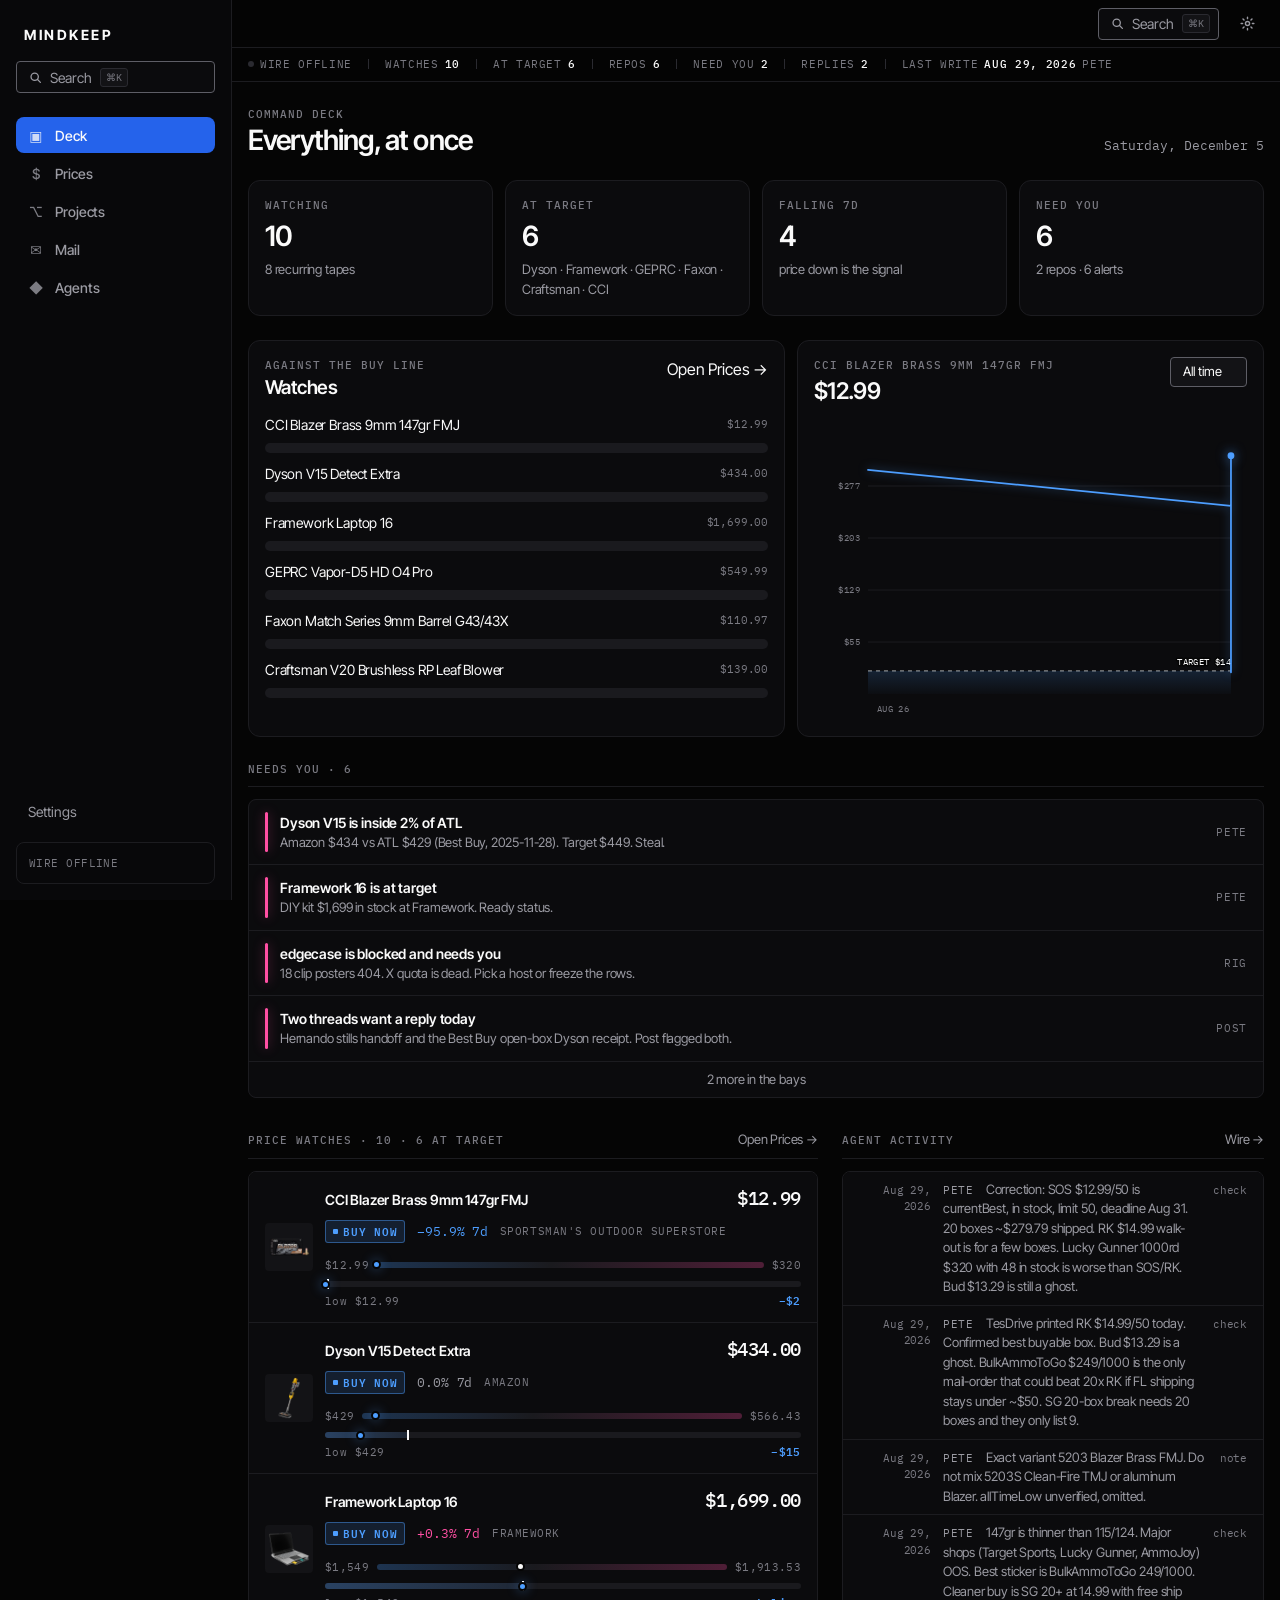
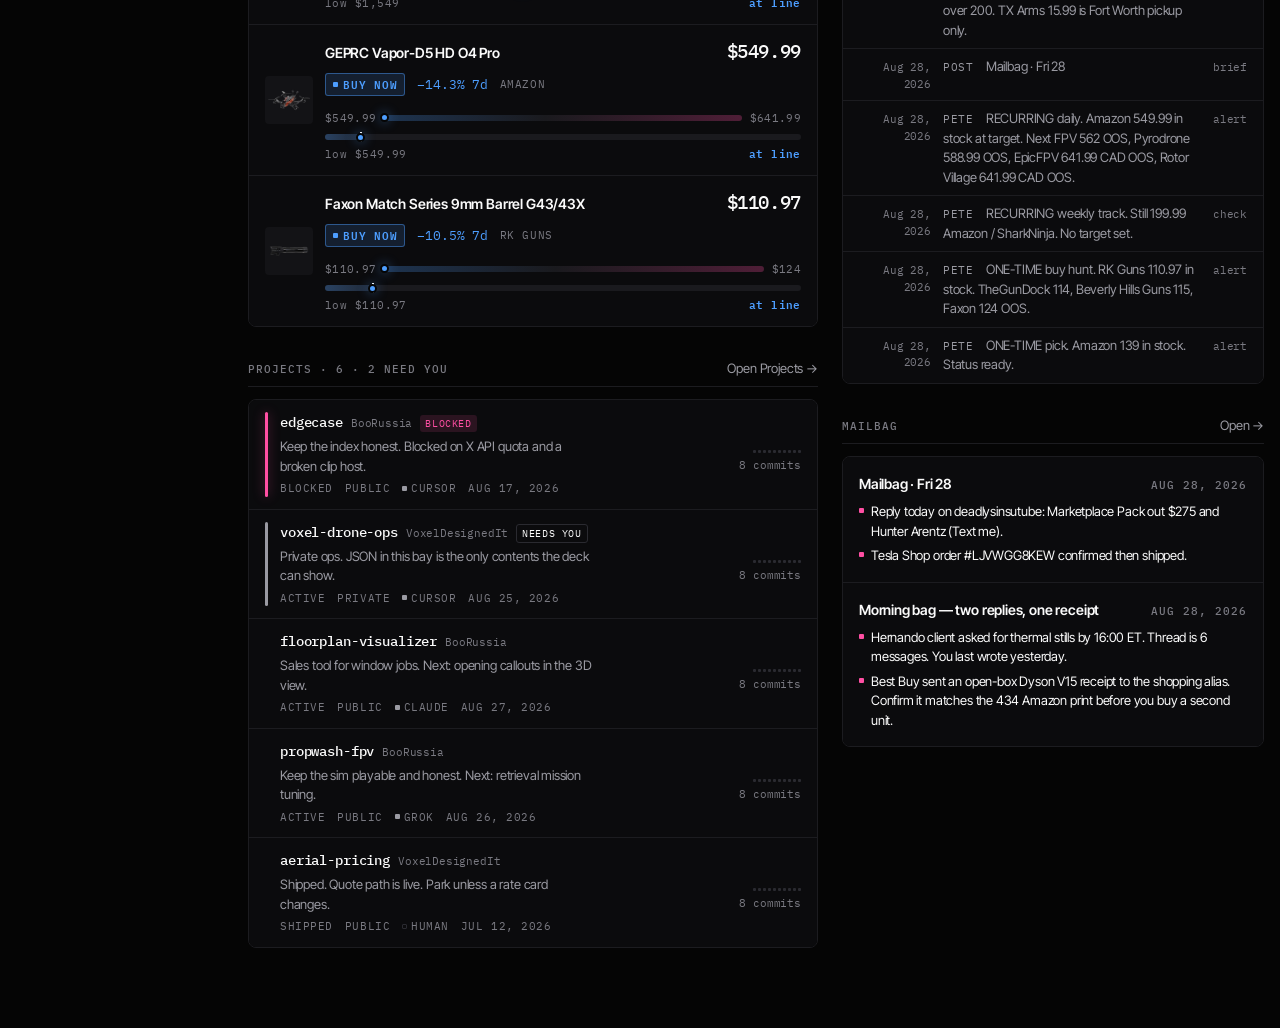
<file: redesign/index.html>
<!doctype html>
<html lang="en" data-theme="default">
  <head>
    <meta charset="utf-8" />
    <meta name="viewport" content="width=device-width, initial-scale=1, viewport-fit=cover" />
    <meta name="color-scheme" content="dark" />
    <meta name="theme-color" content="#050505" />
    <title>MindKeep — deck</title>
    <link rel="preconnect" href="https://fonts.googleapis.com" />
    <link rel="preconnect" href="https://fonts.gstatic.com" crossorigin />
    <link
      href="https://fonts.googleapis.com/css2?family=IBM+Plex+Mono:wght@400;500;600&family=Inter+Tight:wght@400;500;600;700&display=swap"
      rel="stylesheet"
    />
    <link rel="stylesheet" href="./deck.css" />
    <script type="module" src="./deck.js"></script>
  </head>
  <body>
    <a class="skip" href="#stage">Skip to content</a>

    <aside class="rail" id="rail" aria-label="MindKeep">
      <a class="wordmark" href="#/" aria-label="MindKeep deck">MINDKEEP</a>
      <button type="button" class="cmd-open rail-search" data-open-palette>
        <svg width="13" height="13" viewBox="0 0 16 16" aria-hidden="true" fill="none" stroke="currentColor" stroke-width="1.6">
          <circle cx="7" cy="7" r="4.5" /><path d="M10.5 10.5 14 14" stroke-linecap="round" />
        </svg>
        <span class="cmd-open-label">Search</span>
        <kbd>⌘K</kbd>
      </button>
      <nav class="rail-nav" aria-label="Sections">
        <a href="#/" data-route="today"><span class="rail-ico" aria-hidden="true">▣</span>Deck</a>
        <a href="#/pirate" data-route="pirate"><span class="rail-ico" aria-hidden="true">$</span>Prices</a>
        <a href="#/shipyard" data-route="shipyard"><span class="rail-ico" aria-hidden="true">⌥</span>Projects</a>
        <a href="#/mailbag" data-route="mailbag"><span class="rail-ico" aria-hidden="true">✉</span>Mail</a>
        <a href="#/agents" data-route="agents"><span class="rail-ico" aria-hidden="true">◆</span>Agents</a>
      </nav>
      <div class="rail-foot">
        <button type="button" class="rail-settings" data-sheet="settings">Settings</button>
        <div class="rail-live" id="rail-live"></div>
      </div>
    </aside>

    <header class="hud">
      <div class="hud-left">
        <a class="wordmark hud-wordmark" href="#/" aria-label="MindKeep deck">MINDKEEP</a>
        <span class="rule" aria-hidden="true"></span>
        <nav class="nav" aria-label="Sections">
          <a href="#/" data-route="today">Deck</a>
          <a href="#/pirate" data-route="pirate">Prices</a>
          <a href="#/shipyard" data-route="shipyard">Projects</a>
          <a href="#/mailbag" data-route="mailbag">Mail</a>
          <a href="#/agents" data-route="agents">Agents</a>
        </nav>
      </div>
      <div class="hud-right">
        <button type="button" class="cmd-open" id="cmd-open" data-open-palette>
          <svg width="13" height="13" viewBox="0 0 16 16" aria-hidden="true" fill="none" stroke="currentColor" stroke-width="1.6">
            <circle cx="7" cy="7" r="4.5" /><path d="M10.5 10.5 14 14" stroke-linecap="round" />
          </svg>
          <span class="cmd-open-label">Search</span>
          <kbd>⌘K</kbd>
        </button>
        <button type="button" class="btn btn-ghost" id="settings-btn" aria-label="Settings">
          <svg width="15" height="15" viewBox="0 0 16 16" aria-hidden="true" fill="none" stroke="currentColor" stroke-width="1.5">
            <circle cx="8" cy="8" r="2.2" />
            <path d="M8 1.2v1.6M8 13.2v1.6M1.2 8h1.6M13.2 8h1.6M3.2 3.2l1.1 1.1M11.7 11.7l1.1 1.1M12.8 3.2l-1.1 1.1M4.3 11.7l-1.1 1.1" stroke-linecap="round" />
          </svg>
        </button>
      </div>
    </header>

    <!-- Telemetry strip: the always-on status line -->
    <div class="telemetry" id="telemetry" aria-label="Deck status"></div>

    <main id="stage" class="stage" tabindex="-1"></main>

    <nav class="dock" aria-label="Sections">
      <a href="#/" data-route="today"><span class="dock-ico" aria-hidden="true">▚</span>Deck</a>
      <a href="#/pirate" data-route="pirate"><span class="dock-ico" aria-hidden="true">$</span>Prices</a>
      <a href="#/shipyard" data-route="shipyard"><span class="dock-ico" aria-hidden="true">⌥</span>Projects</a>
      <a href="#/mailbag" data-route="mailbag"><span class="dock-ico" aria-hidden="true">✉</span>Mail</a>
      <a href="#/agents" data-route="agents"><span class="dock-ico" aria-hidden="true">◆</span>Agents</a>
    </nav>

    <!-- Command palette -->
    <div class="palette" id="palette" hidden>
      <div class="palette-scrim" data-close-palette></div>
      <div class="palette-card" role="dialog" aria-modal="true" aria-label="Command palette">
        <div class="palette-field">
          <svg width="15" height="15" viewBox="0 0 16 16" aria-hidden="true" fill="none" stroke="currentColor" stroke-width="1.6">
            <circle cx="7" cy="7" r="4.5" /><path d="M10.5 10.5 14 14" stroke-linecap="round" />
          </svg>
          <input
            id="palette-input"
            type="text"
            autocomplete="off"
            spellcheck="false"
            placeholder="Jump to an item, repo, or thread — or type a command"
            aria-label="Search or run a command"
            aria-controls="palette-list"
          />
          <kbd>ESC</kbd>
        </div>
        <ul class="palette-list" id="palette-list" role="listbox" aria-label="Results"></ul>
      </div>
    </div>

    <!-- Bottom sheet (settings / edit target / paste) -->
    <div class="sheet" id="sheet" hidden>
      <div class="sheet-scrim" data-close-sheet></div>
      <div class="sheet-card" role="dialog" aria-modal="true" aria-labelledby="sheet-title">
        <div class="sheet-grab" aria-hidden="true"></div>
        <header class="sheet-head">
          <h2 id="sheet-title">Sheet</h2>
          <button type="button" class="btn btn-ghost" data-close-sheet aria-label="Close">✕</button>
        </header>
        <div class="sheet-body" id="sheet-body"></div>
      </div>
    </div>

    <!-- Product peek: more detail than a row, less than the item page -->
    <div class="peek" id="peek" hidden>
      <div class="peek-scrim" data-close-peek></div>
      <div class="peek-card" role="dialog" aria-modal="true" aria-labelledby="peek-title">
        <button type="button" class="peek-close" data-close-peek aria-label="Close">✕</button>
        <div class="peek-body" id="peek-body"></div>
      </div>
    </div>

    <div id="toast" class="toast" role="status" aria-live="polite" hidden></div>
  </body>
</html>
</file>
<file: redesign/deck.css>
/* ==========================================================================
   MindKeep — deck
   Design law: gray is normal, color is signal.
   Chrome, borders, labels, buttons and nav are grayscale — always.
   Blue and pink are spent ONLY on data that moved: price deltas, the target
   meter marker, chart strokes, verdicts, and the live pulse. Nowhere else.
   ========================================================================== */

:root {
  /* --- surfaces (all neutral, no tint) --- */
  --bg: #050505;
  --surface: #0b0b0d;
  --surface-2: #131316;
  --surface-3: #1a1a1e;
  --line: #1c1c20;
  --line-2: #2a2a30; /* dividers / hairlines — decorative, no contrast floor */
  --line-ctl: #5e5e66; /* interactive borders — 3.06:1 on --surface (WCAG 1.4.11) */

  /* --- text (all pass 4.5:1 on --bg) --- */
  --text: #fafafa;
  --dim: #9a9aa2; /* 6.9:1  secondary prose */
  --dimmer: #7a7a82; /* 4.7:1  micro-labels  */

  /* --- signal. rationed. --- */
  --blue: #4d9eff; /* in your favour: price down, at target, buy   */
  --pink: #ff4fa3; /* against you: price up, blocked, retarget      */
  --blue-soft: rgba(77, 158, 255, 0.14);
  --pink-soft: rgba(255, 79, 163, 0.13);
  --glow-blue: 0 0 12px rgba(77, 158, 255, 0.45);
  --glow-pink: 0 0 12px rgba(255, 79, 163, 0.4);

  /* --- 8pt grid --- */
  --s1: 0.25rem;
  --s2: 0.5rem;
  --s3: 0.75rem;
  --s4: 1rem;
  --s5: 1.5rem;
  --s6: 2rem;
  --s7: 3rem;

  /* --- type scale, ratio 1.22 --- */
  --t-micro: 0.6875rem; /* 11px — uppercase labels only */
  --t-xs: 0.8125rem;
  --t-sm: 0.875rem;
  --t-base: 1rem;
  --t-lg: 1.1875rem;
  --t-xl: 1.4375rem;
  --t-2xl: 1.75rem;
  --t-3xl: 2.25rem;
  --t-4xl: 3rem;

  --r-sm: 4px;
  --r-md: 8px;
  --r-lg: 12px;

  --font-ui: "Inter Tight", "Inter", system-ui, sans-serif;
  --font-mono: "IBM Plex Mono", ui-monospace, SFMono-Regular, Menlo, monospace;

  --hud-h: 3rem;
  --dock-h: 0px;
  --dur: 170ms;
  --ease: cubic-bezier(0.2, 0, 0, 1);
}

*,
*::before,
*::after {
  box-sizing: border-box;
}

html {
  background: var(--bg);
}

body {
  margin: 0;
  min-height: 100svh;
  background: var(--bg);
  color: var(--text);
  font-family: var(--font-ui);
  font-size: 16px;
  line-height: 1.5;
  letter-spacing: -0.011em;
  -webkit-font-smoothing: antialiased;
  padding-bottom: calc(var(--dock-h) + env(safe-area-inset-bottom));
}

a {
  color: inherit;
  text-decoration: none;
}
button,
input,
textarea,
select {
  font: inherit;
  color: inherit;
}
button {
  cursor: pointer;
  background: none;
  border: 0;
  padding: 0;
}
img {
  display: block;
  max-width: 100%;
}
ul,
ol {
  margin: 0;
  padding: 0;
  list-style: none;
}
h1,
h2,
h3,
h4,
p {
  margin: 0;
}

/* a class rule with `display` outranks the UA [hidden] rule — pin it back */
[hidden] {
  display: none !important;
}

.mono,
.num,
kbd,
.tnum {
  font-family: var(--font-mono);
  font-variant-numeric: tabular-nums;
  letter-spacing: 0;
}

.sr-only {
  position: absolute;
  width: 1px;
  height: 1px;
  padding: 0;
  margin: -1px;
  overflow: hidden;
  clip: rect(0, 0, 0, 0);
  white-space: nowrap;
}

.skip {
  position: absolute;
  left: -9999px;
  top: 0;
  z-index: 100;
  padding: var(--s3) var(--s4);
  background: var(--surface-2);
  border: 1px solid var(--line-2);
  border-radius: var(--r-sm);
}
.skip:focus {
  left: var(--s3);
  top: var(--s3);
}

:focus-visible {
  outline: 2px solid var(--text);
  outline-offset: 2px;
  border-radius: 2px;
}

/* micro label — the workhorse of the whole deck */
.lbl {
  display: block;
  font-family: var(--font-mono);
  font-size: var(--t-micro);
  font-weight: 500;
  letter-spacing: 0.09em;
  text-transform: uppercase;
  color: var(--dimmer);
}

.dim {
  color: var(--dim);
}
.up {
  color: var(--pink);
}
.down {
  color: var(--blue);
}
.flat {
  color: var(--dim);
}

/* ==========================================================================
   Header — pure grayscale, no accent anywhere
   ========================================================================== */

.hud {
  position: sticky;
  top: 0;
  z-index: 30;
  display: flex;
  align-items: center;
  justify-content: space-between;
  gap: var(--s3);
  min-height: var(--hud-h);
  padding: 0 max(var(--s4), env(safe-area-inset-right)) 0 max(var(--s4), env(safe-area-inset-left));
  padding-top: env(safe-area-inset-top);
  background: rgba(5, 5, 5, 0.82);
  backdrop-filter: blur(14px) saturate(1.2);
  border-bottom: 1px solid var(--line);
}

.hud-left,
.hud-right {
  display: flex;
  align-items: center;
  gap: var(--s3);
  min-width: 0;
}

.wordmark {
  font-size: var(--t-sm);
  font-weight: 700;
  letter-spacing: 0.18em;
  white-space: nowrap;
}

.rule {
  width: 1px;
  height: 16px;
  background: var(--line-2);
}

.nav {
  display: none;
  align-items: center;
  gap: var(--s1);
}

.nav a {
  position: relative;
  padding: var(--s2) var(--s3);
  border-radius: var(--r-sm);
  font-size: var(--t-sm);
  font-weight: 500;
  color: var(--dim);
  transition: color var(--dur) var(--ease), background var(--dur) var(--ease);
}
.nav a:hover {
  color: var(--text);
}
.nav a.is-active {
  color: var(--text);
  background: var(--surface-2);
}
/* a small unread count can appear on a nav item — this is the ONE place
   chrome carries signal, and it is a dot, not a colour wash */
.nav a[data-count]::after {
  content: attr(data-count);
  margin-left: 6px;
  padding: 0 5px;
  border-radius: 999px;
  background: var(--pink);
  color: #050505;
  font-family: var(--font-mono);
  font-size: 10px;
  font-weight: 600;
  vertical-align: 1px;
}

.cmd-open {
  display: flex;
  align-items: center;
  gap: var(--s2);
  min-height: 32px;
  padding: 0 var(--s2) 0 var(--s3);
  border: 1px solid var(--line-ctl);
  border-radius: var(--r-sm);
  background: var(--surface);
  color: var(--dim);
  font-size: var(--t-sm);
  transition: border-color var(--dur) var(--ease), color var(--dur) var(--ease);
}
.cmd-open:hover {
  border-color: #7c7c86;
  color: var(--text);
}
.cmd-open-label {
  display: none;
}

kbd {
  padding: 1px 5px;
  border: 1px solid var(--line-2);
  border-radius: 3px;
  background: var(--surface-2);
  color: var(--dimmer);
  font-size: 10px;
  line-height: 1.5;
}

/* ==========================================================================
   Buttons — grayscale only. There is no "primary blue" button in this deck.
   Emphasis comes from fill weight, not hue.
   ========================================================================== */

.btn {
  display: inline-flex;
  align-items: center;
  justify-content: center;
  gap: var(--s2);
  min-height: 34px;
  padding: 0 var(--s3);
  border: 1px solid var(--line-ctl);
  border-radius: var(--r-sm);
  background: var(--surface);
  color: var(--text);
  font-size: var(--t-sm);
  font-weight: 500;
  white-space: nowrap;
  transition: background var(--dur) var(--ease), border-color var(--dur) var(--ease);
}
.btn:hover {
  background: var(--surface-2);
  border-color: #7c7c86;
}
.btn-solid {
  background: var(--text);
  border-color: var(--text);
  color: #050505;
}
.btn-solid:hover {
  background: #e2e2e2;
  border-color: #e2e2e2;
}
.btn-ghost {
  border-color: transparent;
  background: transparent;
  color: var(--dim);
  padding: 0 var(--s2);
}
.btn-ghost:hover {
  background: var(--surface-2);
  color: var(--text);
}
.btn-sm {
  min-height: 28px;
  font-size: var(--t-xs);
  padding: 0 var(--s2);
}

@media (pointer: coarse) {
  .btn {
    min-height: 44px;
    padding: 0 var(--s4);
  }
  .btn-sm {
    min-height: 38px;
  }
}

/* ==========================================================================
   Telemetry strip — the always-on status line under the header.
   Reads like a control-room ticker. The ONLY colour is the live pulse.
   ========================================================================== */

.telemetry {
  position: sticky;
  top: calc(var(--hud-h) + env(safe-area-inset-top));
  z-index: 25;
  display: flex;
  align-items: center;
  gap: var(--s4);
  overflow-x: auto;
  scrollbar-width: none;
  padding: var(--s2) max(var(--s4), env(safe-area-inset-left));
  background: rgba(5, 5, 5, 0.9);
  backdrop-filter: blur(14px);
  border-bottom: 1px solid var(--line);
  font-family: var(--font-mono);
  font-size: var(--t-micro);
  letter-spacing: 0.06em;
  text-transform: uppercase;
  color: var(--dimmer);
  white-space: nowrap;
}
.telemetry::-webkit-scrollbar {
  display: none;
}

.tele {
  display: inline-flex;
  align-items: center;
  gap: 6px;
}
.tele b {
  color: var(--text);
  font-weight: 500;
}
.tele-sep {
  width: 1px;
  height: 10px;
  background: var(--line-2);
  flex: none;
}

.pulse {
  width: 6px;
  height: 6px;
  border-radius: 50%;
  background: var(--blue);
  box-shadow: var(--glow-blue);
  flex: none;
}
.pulse[data-state="off"] {
  background: var(--line-2);
  box-shadow: none;
}
.pulse[data-state="on"] {
  animation: breathe 2.6s var(--ease) infinite;
}
@keyframes breathe {
  0%,
  100% {
    opacity: 1;
  }
  50% {
    opacity: 0.35;
  }
}
/* a fresh write from an agent: one acknowledge-and-settle flash, never a strobe */
.telemetry.is-fresh {
  animation: ack 900ms var(--ease) 1;
}
@keyframes ack {
  0% {
    background: rgba(77, 158, 255, 0.1);
  }
  100% {
    background: rgba(5, 5, 5, 0.9);
  }
}

/* ==========================================================================
   Stage / page furniture
   ========================================================================== */

.stage {
  max-width: 84rem;
  margin: 0 auto;
  padding: var(--s5) max(var(--s4), env(safe-area-inset-left)) var(--s7)
    max(var(--s4), env(safe-area-inset-right));
}

.page-head {
  display: flex;
  align-items: flex-end;
  justify-content: space-between;
  gap: var(--s4);
  margin-bottom: var(--s5);
  flex-wrap: wrap;
}
.page-head h1 {
  font-size: var(--t-2xl);
  font-weight: 600;
  letter-spacing: -0.03em;
  line-height: 1.1;
}
.page-head .lbl {
  margin-bottom: 3px;
}

.section {
  margin-bottom: var(--s6);
}
.section-head {
  display: flex;
  align-items: baseline;
  justify-content: space-between;
  gap: var(--s3);
  padding-bottom: var(--s2);
  margin-bottom: var(--s3);
  border-bottom: 1px solid var(--line);
}
.section-head .link {
  font-size: var(--t-xs);
  color: var(--dim);
}
.section-head .link:hover {
  color: var(--text);
}

.card {
  background: var(--surface);
  border: 1px solid var(--line);
  border-radius: var(--r-md);
  padding: var(--s4);
}

.empty {
  padding: var(--s5);
  border: 1px dashed var(--line-2);
  border-radius: var(--r-md);
  color: var(--dim);
  font-size: var(--t-sm);
  text-align: center;
}

.crumb {
  display: flex;
  align-items: center;
  gap: var(--s2);
  margin-bottom: var(--s3);
  font-size: var(--t-xs);
  color: var(--dimmer);
}
.crumb a:hover {
  color: var(--text);
}

/* ==========================================================================
   Queue — "needs you". Level is carried by a tick (position + colour + text),
   never colour alone.
   ========================================================================== */

.queue {
  display: grid;
  gap: 1px;
  background: var(--line);
  border: 1px solid var(--line);
  border-radius: var(--r-md);
  overflow: hidden;
}

.qrow {
  display: grid;
  grid-template-columns: 3px 1fr auto;
  gap: var(--s3);
  align-items: center;
  padding: var(--s3) var(--s4);
  background: var(--surface);
  transition: background var(--dur) var(--ease);
}
.qrow:hover {
  background: var(--surface-2);
}
.qtick {
  align-self: stretch;
  border-radius: 2px;
  background: var(--line-2);
}
.qrow[data-level="now"] .qtick {
  background: var(--pink);
  box-shadow: var(--glow-pink);
}
.qrow[data-level="soon"] .qtick {
  background: var(--dim);
}
.qbody {
  min-width: 0;
}
.qbody h3 {
  font-size: var(--t-sm);
  font-weight: 600;
  letter-spacing: -0.01em;
}
.qbody p {
  font-size: var(--t-xs);
  color: var(--dim);
  overflow: hidden;
  display: -webkit-box;
  -webkit-line-clamp: 1;
  -webkit-box-orient: vertical;
}
.qmeta {
  display: flex;
  align-items: center;
  gap: var(--s2);
  font-family: var(--font-mono);
  font-size: var(--t-micro);
  letter-spacing: 0.06em;
  text-transform: uppercase;
  color: var(--dimmer);
  white-space: nowrap;
}
.qmore {
  padding: var(--s2) var(--s4);
  background: var(--surface);
  font-size: var(--t-xs);
  color: var(--dim);
  text-align: center;
}
.qmore:hover {
  color: var(--text);
}

/* ==========================================================================
   Verdict chip — the single most useful computed field in the app.
   Redundant coding: colour + border weight + literal word.
   ========================================================================== */

.verdict {
  display: inline-flex;
  align-items: center;
  gap: 5px;
  padding: 2px 7px;
  border: 1px solid var(--line-2);
  border-radius: 3px;
  background: var(--surface-2);
  font-family: var(--font-mono);
  font-size: var(--t-micro);
  font-weight: 600;
  letter-spacing: 0.07em;
  text-transform: uppercase;
  color: var(--dim);
  white-space: nowrap;
}
.verdict::before {
  content: "";
  width: 5px;
  height: 5px;
  border-radius: 1px;
  background: currentColor;
}
.verdict[data-call="buy_now"] {
  color: var(--blue);
  border-color: rgba(77, 158, 255, 0.45);
  background: var(--blue-soft);
}
.verdict[data-call="good_now"] {
  color: var(--blue);
  border-color: rgba(77, 158, 255, 0.28);
  background: transparent;
}
.verdict[data-call="retarget"] {
  color: var(--pink);
  border-color: rgba(255, 79, 163, 0.4);
  background: var(--pink-soft);
}
.verdict[data-call="wait"] {
  color: var(--dim);
}
.verdict[data-call="needs_data"] {
  color: var(--dimmer);
  border-style: dashed;
}

/* ==========================================================================
   Target meter — reads "how far from my buy line" without arithmetic.
   Rail = the price envelope. Shaded band = the buy zone (at or under target).
   ========================================================================== */

.meter {
  display: block;
}
.meter-rail {
  position: relative;
  height: 6px;
  border-radius: 3px;
  background: var(--surface-3);
}
.meter-zone {
  position: absolute;
  inset-block: 0;
  left: 0;
  border-radius: 3px 0 0 3px;
  background: linear-gradient(90deg, rgba(77, 158, 255, 0.3), rgba(77, 158, 255, 0.1));
}
.meter-tick {
  position: absolute;
  inset-block: -2px;
  width: 2px;
  background: var(--text);
  transform: translateX(-1px);
}
.meter-dot {
  position: absolute;
  top: 50%;
  width: 9px;
  height: 9px;
  margin: -4.5px 0 0 -4.5px;
  border-radius: 50%;
  border: 2px solid var(--bg);
}
.meter-dot[data-in="1"] {
  background: var(--blue);
  box-shadow: var(--glow-blue);
}
.meter-dot[data-in="0"] {
  background: var(--pink);
  box-shadow: var(--glow-pink);
}
.meter-legend {
  display: flex;
  justify-content: space-between;
  align-items: baseline;
  gap: var(--s3);
  margin-top: 5px;
  font-family: var(--font-mono);
  font-size: var(--t-micro);
  letter-spacing: 0.04em;
  color: var(--dimmer);
  white-space: nowrap;
}
.meter-legend > span:first-child {
  min-width: 0;
  overflow: hidden;
  text-overflow: ellipsis;
}
.meter-gap {
  font-weight: 600;
}
.meter-gap[data-in="1"] {
  color: var(--blue);
}
.meter-gap[data-in="0"] {
  color: var(--dim);
}

/* ATL → ATH envelope. Blue near the floor, pink near the high. */
.envelope {
  display: block;
  min-width: 0;
}
.envelope-rail {
  position: relative;
  height: 6px;
  border-radius: 3px;
  background: linear-gradient(90deg, rgba(77, 158, 255, 0.28), var(--surface-3) 45%, rgba(255, 79, 163, 0.28));
}
.envelope-fill {
  position: absolute;
  inset-block: 0;
  left: 0;
  border-radius: 3px 0 0 3px;
  background: transparent;
}
.envelope-dot {
  position: absolute;
  top: 50%;
  width: 9px;
  height: 9px;
  margin: -4.5px 0 0 -4.5px;
  border-radius: 50%;
  border: 2px solid var(--bg);
  background: var(--text);
}
.envelope[data-band="low"] .envelope-dot {
  background: var(--blue);
  box-shadow: var(--glow-blue);
}
.envelope[data-band="high"] .envelope-dot {
  background: var(--pink);
  box-shadow: var(--glow-pink);
}
.envelope-legend {
  display: flex;
  justify-content: space-between;
  align-items: baseline;
  gap: var(--s2);
  margin-top: 5px;
  font-family: var(--font-mono);
  font-size: var(--t-micro);
  letter-spacing: 0.04em;
  color: var(--dimmer);
  white-space: nowrap;
}
.envelope-now {
  font-weight: 600;
  color: var(--dim);
  overflow: hidden;
  text-overflow: ellipsis;
}
.envelope[data-band="low"] .envelope-now {
  color: var(--blue);
}
.envelope[data-band="high"] .envelope-now {
  color: var(--pink);
}
.envelope-compact {
  display: grid;
  grid-template-columns: auto minmax(0, 1fr) auto;
  align-items: center;
  gap: 8px;
}
.envelope-end {
  font-family: var(--font-mono);
  font-size: var(--t-micro);
  letter-spacing: 0.03em;
  color: var(--dimmer);
}

/* ==========================================================================
   Price rows — a comparison surface, so it stays a table on desktop
   and becomes cards only at phone width.
   ========================================================================== */

.filters {
  display: flex;
  gap: var(--s2);
  overflow-x: auto;
  scrollbar-width: none;
  margin-bottom: var(--s4);
  padding-bottom: 2px;
}
.filters::-webkit-scrollbar {
  display: none;
}
.chip {
  display: inline-flex;
  align-items: center;
  gap: 6px;
  min-height: 30px;
  padding: 0 var(--s3);
  border: 1px solid var(--line-ctl);
  border-radius: 999px;
  background: transparent;
  color: var(--dim);
  font-size: var(--t-xs);
  font-weight: 500;
  white-space: nowrap;
  transition: all var(--dur) var(--ease);
}
.chip:hover {
  color: var(--text);
  border-color: #7c7c86;
}
.chip[aria-pressed="true"] {
  background: var(--text);
  border-color: var(--text);
  color: #050505;
}
.chip:disabled {
  opacity: 0.38;
  cursor: default;
}
.chip:disabled:hover {
  color: var(--dim);
  border-color: var(--line-ctl);
}
.chip .n {
  font-family: var(--font-mono);
  font-size: 10px;
  opacity: 0.7;
}
@media (pointer: coarse) {
  .chip {
    min-height: 38px;
  }
}

.rows {
  border: 1px solid var(--line);
  border-radius: var(--r-md);
  overflow: hidden;
}

.rows-head {
  display: none;
  gap: var(--s4);
  padding: var(--s2) var(--s4);
  background: var(--surface);
  border-bottom: 1px solid var(--line);
}
.rows-head button {
  display: flex;
  align-items: center;
  gap: 4px;
  font-family: var(--font-mono);
  font-size: var(--t-micro);
  letter-spacing: 0.08em;
  text-transform: uppercase;
  color: var(--dimmer);
}
.rows-head button:hover {
  color: var(--text);
}
.rows-head button[aria-sort]:not([aria-sort="none"]) {
  color: var(--text);
}
.sort-caret {
  opacity: 0;
  font-size: 8px;
}
.rows-head button[aria-sort="ascending"] .sort-caret,
.rows-head button[aria-sort="descending"] .sort-caret {
  opacity: 1;
}

.prow {
  display: grid;
  grid-template-columns: 48px 1fr;
  gap: var(--s3);
  align-items: center;
  padding: var(--s3) var(--s4);
  background: var(--surface);
  border-top: 1px solid var(--line);
  transition: background var(--dur) var(--ease);
}
.prow:first-of-type {
  border-top: 0;
}
.prow:hover {
  background: var(--surface-2);
}

.pthumb {
  display: grid;
  place-items: center;
  width: 48px;
  height: 48px;
  border-radius: var(--r-sm);
  background: var(--surface-2);
  overflow: hidden;
}
.pthumb img {
  width: 100%;
  height: 100%;
  object-fit: contain;
  padding: 3px;
}
.pthumb .mg {
  font-family: var(--font-mono);
  font-size: var(--t-xs);
  font-weight: 600;
  color: var(--dimmer);
}

.pmain {
  display: grid;
  gap: var(--s2);
  min-width: 0;
}
.ptop {
  display: flex;
  align-items: baseline;
  justify-content: space-between;
  gap: var(--s3);
  min-width: 0;
}
.pname {
  font-size: var(--t-sm);
  font-weight: 600;
  letter-spacing: -0.012em;
  white-space: nowrap;
  overflow: hidden;
  text-overflow: ellipsis;
}
.pvar {
  font-size: var(--t-xs);
  color: var(--dimmer);
  white-space: nowrap;
  overflow: hidden;
  text-overflow: ellipsis;
}
.pprice {
  font-family: var(--font-mono);
  font-size: var(--t-lg);
  font-weight: 500;
  letter-spacing: -0.02em;
  white-space: nowrap;
}
.pdelta {
  font-family: var(--font-mono);
  font-size: var(--t-xs);
  white-space: nowrap;
}
.pbottom {
  display: flex;
  align-items: center;
  gap: var(--s3);
  flex-wrap: wrap;
}
.pat {
  font-family: var(--font-mono);
  font-size: var(--t-micro);
  letter-spacing: 0.05em;
  text-transform: uppercase;
  color: var(--dimmer);
}
.prow .envelope {
  margin-top: 6px;
}
.prow .meter {
  min-width: 0;
}
.pactions {
  display: flex;
  gap: var(--s1);
  opacity: 0;
  transition: opacity var(--dur) var(--ease);
}
@media (hover: hover) and (pointer: fine) {
  .prow:hover .pactions,
  .prow:focus-within .pactions {
    opacity: 1;
  }
}
@media (hover: none) {
  .pactions {
    opacity: 1;
  }
}

/* phone: the same row collapses to a card — alignment is worthless below the
   fold anyway, so trade columns for a readable stack. */
@media (max-width: 59.99em) {
  .rows-head {
    display: none;
  }
  .prow-table {
    grid-template-columns: 56px 1fr;
    gap: var(--s3);
    align-items: start;
    padding: var(--s4);
  }
  .prow-table .pthumb {
    width: 56px;
    height: 56px;
  }
  .prow-table .ptop {
    display: grid;
    gap: 1px;
  }
  .prow-table .pname {
    white-space: normal;
    font-size: var(--t-base);
  }
  .prow-table .pbottom {
    display: grid;
    grid-template-columns: auto auto 1fr;
    grid-template-areas:
      "price delta verdict"
      "meter meter meter"
      "spark spark act";
    align-items: center;
    gap: var(--s2) var(--s3);
  }
  .prow-table .pbottom > :nth-child(1) {
    grid-area: price;
    text-align: left;
  }
  .prow-table .pbottom > :nth-child(2) {
    grid-area: delta;
    text-align: left;
  }
  .prow-table .pbottom > :nth-child(3) {
    grid-area: meter;
  }
  .prow-table .pbottom > :nth-child(4) {
    grid-area: verdict;
    justify-self: end;
  }
  .prow-table .pbottom > :nth-child(5) {
    grid-area: spark;
    min-width: 0;
  }
  .prow-table .pbottom > :nth-child(6) {
    grid-area: act;
    justify-self: end;
  }
}

/* desktop: the Prices page becomes a real aligned table.
   Scoped to .prow-table so the compact deck rows keep their stacked layout. */
@media (min-width: 60em) {
  .rows-head,
  .prow-table {
    grid-template-columns: 48px minmax(10rem, 1.3fr) 6.5rem 4rem minmax(10rem, 1fr) 7rem 5.5rem 2.25rem;
    gap: var(--s4);
  }
  .rows-head {
    display: grid;
    align-items: center;
  }
  .prow-table .pmain,
  .prow-table .pbottom {
    display: contents;
  }
  .prow-table .ptop {
    display: block;
    min-width: 0;
  }
  .pcell {
    min-width: 0;
  }
  .pcell-num {
    text-align: right;
  }
  .prow-table .spark {
    justify-self: end;
  }
}

/* ==========================================================================
   Sparkline
   ========================================================================== */

.spark {
  display: block;
  width: 100%;
  height: 28px;
  overflow: visible;
}
.spark-line {
  fill: none;
  stroke-width: 1.5;
  stroke-linejoin: round;
  stroke-linecap: round;
}
.spark-line[data-dir="down"] {
  stroke: var(--blue);
}
.spark-line[data-dir="up"] {
  stroke: var(--pink);
}
.spark-target {
  stroke: var(--dimmer);
  stroke-width: 1;
  stroke-dasharray: 2 3;
}

/* ==========================================================================
   Item page
   ========================================================================== */

.item-hero {
  display: grid;
  gap: var(--s4);
  margin-bottom: var(--s5);
}
.item-id {
  display: flex;
  align-items: center;
  gap: var(--s3);
  min-width: 0;
}
.item-id .pthumb {
  width: 56px;
  height: 56px;
  flex: none;
}
.item-id h1 {
  font-size: var(--t-xl);
  font-weight: 600;
  letter-spacing: -0.03em;
  line-height: 1.15;
}

.hero-figures {
  display: grid;
  gap: var(--s4);
  padding: var(--s4);
  background: var(--surface);
  border: 1px solid var(--line);
  border-radius: var(--r-md);
}
.hero-now {
  display: flex;
  align-items: flex-end;
  gap: var(--s4);
  flex-wrap: wrap;
}
.hero-price {
  font-family: var(--font-mono);
  font-size: var(--t-4xl);
  font-weight: 500;
  letter-spacing: -0.045em;
  line-height: 1;
}
.hero-side {
  display: grid;
  gap: 3px;
  padding-bottom: 3px;
}
.hero-where {
  font-size: var(--t-sm);
  color: var(--dim);
}
.hero-verdict {
  display: flex;
  align-items: center;
  gap: var(--s2);
  flex-wrap: wrap;
}
.hero-call {
  font-size: var(--t-base);
  font-weight: 600;
  letter-spacing: -0.015em;
}
.hero-why {
  font-size: var(--t-sm);
  color: var(--dim);
  max-width: 68ch;
}

.deltas {
  display: grid;
  grid-template-columns: repeat(2, 1fr);
  gap: 1px;
  background: var(--line);
  border: 1px solid var(--line);
  border-radius: var(--r-md);
  overflow: hidden;
  margin-bottom: var(--s5);
}
.delta {
  padding: var(--s3);
  background: var(--surface);
}
.delta .v {
  font-family: var(--font-mono);
  font-size: var(--t-lg);
  font-weight: 500;
  letter-spacing: -0.02em;
}
.delta .s {
  font-size: var(--t-xs);
  color: var(--dimmer);
}

/* --- the chart: the one place neon is the point --- */
.chart-card {
  padding: var(--s4) var(--s3) var(--s3);
  margin-bottom: var(--s5);
}
.chart-head {
  display: flex;
  align-items: center;
  justify-content: space-between;
  gap: var(--s3);
  padding: 0 var(--s2);
  margin-bottom: var(--s3);
  flex-wrap: wrap;
}
.chart-legend {
  display: flex;
  gap: var(--s3);
  flex-wrap: wrap;
  font-family: var(--font-mono);
  font-size: var(--t-micro);
  letter-spacing: 0.05em;
  text-transform: uppercase;
  color: var(--dimmer);
}
.chart-legend span {
  display: inline-flex;
  align-items: center;
  gap: 5px;
}
.lg-swatch {
  width: 12px;
  height: 2px;
  border-radius: 1px;
  background: var(--dimmer);
}
.lg-swatch[data-k="price"] {
  background: var(--blue);
  box-shadow: var(--glow-blue);
}
.lg-swatch[data-k="zone"] {
  height: 8px;
  border-radius: 2px;
  background: rgba(77, 158, 255, 0.2);
}
.lg-swatch[data-k="target"] {
  background: var(--text);
}

.chart {
  position: relative;
  width: 100%;
  height: 240px;
  touch-action: pan-y;
  cursor: crosshair;
  overflow: visible;
}
.chart svg {
  width: 100%;
  height: 100%;
  overflow: visible;
  display: block;
}
.grid-line {
  stroke: var(--line);
  stroke-width: 1;
}
.axis-text {
  font-family: var(--font-mono);
  font-size: 9.5px;
  fill: var(--dimmer);
  letter-spacing: 0.04em;
}
/* labels that sit over the plot get a halo so the price line can't eat them */
.axis-text.over {
  fill: var(--text);
  paint-order: stroke fill;
  stroke: var(--bg);
  stroke-width: 3px;
  stroke-linejoin: round;
}
.price-line {
  fill: none;
  stroke: var(--blue);
  stroke-width: 1.75;
  stroke-linejoin: round;
  stroke-linecap: round;
  filter: drop-shadow(0 0 5px rgba(77, 158, 255, 0.55));
}
.target-line {
  stroke: var(--text);
  stroke-width: 1;
  stroke-dasharray: 4 4;
  opacity: 0.65;
}
.atl-line {
  stroke: var(--dimmer);
  stroke-width: 1;
  stroke-dasharray: 1 4;
  stroke-linecap: round;
}
.event-mark {
  fill: var(--bg);
  stroke: var(--text);
  stroke-width: 1.25;
}
.event-stem {
  stroke: var(--line-2);
  stroke-width: 1;
  stroke-dasharray: 2 3;
}
.now-dot {
  fill: var(--blue);
  filter: drop-shadow(0 0 6px rgba(77, 158, 255, 0.8));
}
.crosshair {
  stroke: var(--text);
  stroke-width: 1;
  stroke-dasharray: 2 3;
  opacity: 0.45;
  pointer-events: none;
}
.hover-dot {
  fill: var(--blue);
  stroke: var(--bg);
  stroke-width: 1.5;
  filter: drop-shadow(0 0 6px rgba(77, 158, 255, 0.85));
  pointer-events: none;
}
.chart-tip {
  position: absolute;
  z-index: 4;
  transform: translate(-50%, calc(-100% - 12px));
  display: grid;
  gap: 2px;
  padding: 8px 10px;
  border: 1px solid var(--line-2);
  border-radius: var(--r-md);
  background: rgba(16, 16, 20, 0.96);
  font-family: var(--font-mono);
  white-space: nowrap;
  pointer-events: none;
  box-shadow: 0 10px 28px rgba(0, 0, 0, 0.55);
}
.chart-tip[hidden] {
  display: none !important;
}
.chart-tip-price {
  color: var(--blue);
  font-size: var(--t-sm);
  font-weight: 600;
  letter-spacing: -0.02em;
}
.chart-tip-date,
.chart-tip-store {
  color: var(--dim);
  font-size: var(--t-micro);
  letter-spacing: 0.04em;
  text-transform: uppercase;
}

/* --- seasonal: answers "wait for Black Friday?" instead of listing prints --- */
.season-call {
  display: flex;
  align-items: flex-start;
  gap: var(--s3);
  padding: var(--s4);
  margin-bottom: var(--s3);
  background: var(--surface);
  border: 1px solid var(--line);
  border-left: 2px solid var(--line-2);
  border-radius: var(--r-md);
}
.season-call[data-wait="1"] {
  border-left-color: var(--blue);
}
.season-call h3 {
  font-size: var(--t-base);
  font-weight: 600;
  letter-spacing: -0.015em;
  margin-bottom: 2px;
}
.season-call p {
  font-size: var(--t-sm);
  color: var(--dim);
}

.season-grid {
  display: grid;
  gap: var(--s3);
  grid-template-columns: 1fr;
  margin-bottom: var(--s5);
}
.season {
  display: grid;
  gap: var(--s2);
  padding: var(--s3) var(--s4);
  background: var(--surface);
  border: 1px solid var(--line);
  border-radius: var(--r-md);
}
.season-top {
  display: flex;
  align-items: baseline;
  justify-content: space-between;
  gap: var(--s2);
}
.season-price {
  font-family: var(--font-mono);
  font-size: var(--t-lg);
  font-weight: 500;
}
.season-when {
  font-family: var(--font-mono);
  font-size: var(--t-micro);
  letter-spacing: 0.05em;
  text-transform: uppercase;
  color: var(--dimmer);
}
.season-bar {
  display: flex;
  align-items: center;
  gap: var(--s2);
  font-family: var(--font-mono);
  font-size: var(--t-xs);
}
.season-prints {
  display: grid;
  gap: 2px;
  font-family: var(--font-mono);
  font-size: var(--t-micro);
  color: var(--dimmer);
}

/* --- retailer table --- */
.rtable {
  border: 1px solid var(--line);
  border-radius: var(--r-md);
  overflow: hidden;
  margin-bottom: var(--s5);
}
.rrow {
  display: grid;
  grid-template-columns: 1fr auto auto;
  gap: var(--s3);
  align-items: center;
  padding: var(--s3) var(--s4);
  background: var(--surface);
  border-top: 1px solid var(--line);
}
.rrow:first-child {
  border-top: 0;
}
.rrow:hover {
  background: var(--surface-2);
}
.rrow[data-best="1"] {
  background: linear-gradient(90deg, var(--blue-soft), transparent 55%);
}
.rname {
  display: flex;
  align-items: center;
  gap: var(--s2);
  font-size: var(--t-sm);
  font-weight: 500;
  min-width: 0;
}
.rname .ext {
  color: var(--dimmer);
}
.rprice {
  font-family: var(--font-mono);
  font-size: var(--t-base);
  font-weight: 500;
  text-align: right;
}
.rover {
  font-family: var(--font-mono);
  font-size: var(--t-xs);
  color: var(--dimmer);
  text-align: right;
  min-width: 5.5rem;
}
.rmeta {
  font-family: var(--font-mono);
  font-size: var(--t-micro);
  letter-spacing: 0.05em;
  text-transform: uppercase;
  color: var(--dimmer);
}
.tag-best {
  padding: 1px 5px;
  border-radius: 3px;
  background: var(--blue-soft);
  color: var(--blue);
  font-family: var(--font-mono);
  font-size: 10px;
  letter-spacing: 0.06em;
  text-transform: uppercase;
}
.tag-out {
  color: var(--pink);
}

/* ==========================================================================
   Projects
   ========================================================================== */

.prj {
  display: grid;
  grid-template-columns: 3px 1fr;
  gap: var(--s3);
  align-items: start;
  padding: var(--s3) var(--s4);
  background: var(--surface);
  border-top: 1px solid var(--line);
}
.prj:first-of-type {
  border-top: 0;
}
.prj:hover {
  background: var(--surface-2);
}
.prj-tick {
  align-self: stretch;
  border-radius: 2px;
  background: transparent;
}
.prj[data-flag="blocked"] .prj-tick {
  background: var(--pink);
  box-shadow: var(--glow-pink);
}
.prj[data-flag="needs"] .prj-tick {
  background: var(--dim);
}
.prj-body {
  display: grid;
  gap: 4px;
  min-width: 0;
}
.prj-top {
  display: flex;
  align-items: baseline;
  gap: var(--s2);
  flex-wrap: wrap;
}
.prj-name {
  font-family: var(--font-mono);
  font-size: var(--t-sm);
  font-weight: 500;
  letter-spacing: -0.01em;
}
.prj-owner {
  font-family: var(--font-mono);
  font-size: var(--t-micro);
  color: var(--dimmer);
}
.prj-brief {
  font-size: var(--t-xs);
  color: var(--dim);
  overflow: hidden;
  display: -webkit-box;
  -webkit-line-clamp: 2;
  -webkit-box-orient: vertical;
}
.prj-meta {
  display: flex;
  align-items: center;
  gap: var(--s3);
  flex-wrap: wrap;
  font-family: var(--font-mono);
  font-size: var(--t-micro);
  letter-spacing: 0.05em;
  text-transform: uppercase;
  color: var(--dimmer);
}
.prj-right {
  display: none;
}
.flag {
  padding: 1px 5px;
  border-radius: 3px;
  font-family: var(--font-mono);
  font-size: 10px;
  letter-spacing: 0.06em;
  text-transform: uppercase;
}
.flag[data-f="blocked"] {
  background: var(--pink-soft);
  color: var(--pink);
}
.flag[data-f="needs"] {
  border: 1px solid var(--line-2);
  color: var(--text);
}
.tool {
  display: inline-flex;
  align-items: center;
  gap: 4px;
}
.tool::before {
  content: "";
  width: 5px;
  height: 5px;
  border-radius: 1px;
  background: var(--line-2);
}
.tool[data-t="Grok"]::before,
.tool[data-t="Claude"]::before,
.tool[data-t="Cursor"]::before,
.tool[data-t="Copilot"]::before {
  background: var(--dim);
}
.tool[data-t="Human"]::before {
  background: transparent;
  border: 1px solid var(--line-2);
}

.commit-strip {
  display: flex;
  align-items: flex-end;
  gap: 2px;
  height: 18px;
}
.commit-bar {
  width: 3px;
  border-radius: 1px;
  background: var(--line-2);
}
.commit-bar[data-hot="1"] {
  background: var(--dim);
}

@media (min-width: 60em) {
  .prj {
    grid-template-columns: 3px 1fr 12rem;
    align-items: center;
  }
  .prj-right {
    display: grid;
    gap: 4px;
    justify-items: end;
  }
}

/* ==========================================================================
   Mail
   ========================================================================== */

.mail {
  display: grid;
  gap: var(--s2);
  padding: var(--s4);
  background: var(--surface);
  border-top: 1px solid var(--line);
}
.mail:first-of-type {
  border-top: 0;
}
.mail-top {
  display: flex;
  align-items: baseline;
  justify-content: space-between;
  gap: var(--s3);
}
.mail h3 {
  font-size: var(--t-sm);
  font-weight: 600;
}
.mail ul {
  display: grid;
  gap: 5px;
}
.mail li {
  position: relative;
  padding-left: var(--s3);
  font-size: var(--t-xs);
  color: var(--dim);
}
.mail li::before {
  content: "";
  position: absolute;
  left: 0;
  top: 8px;
  width: 4px;
  height: 1px;
  background: var(--line-2);
}
.mail li[data-reply="1"] {
  color: var(--text);
}
.mail li[data-reply="1"]::before {
  background: var(--pink);
  width: 5px;
  height: 5px;
  top: 6px;
  border-radius: 1px;
}

/* ==========================================================================
   Agents page — MCP is the product surface, not a settings footnote
   ========================================================================== */

.wire {
  display: grid;
  gap: var(--s4);
  padding: var(--s4);
  background: var(--surface);
  border: 1px solid var(--line);
  border-radius: var(--r-md);
  margin-bottom: var(--s5);
}
.wire-top {
  display: flex;
  align-items: center;
  justify-content: space-between;
  gap: var(--s3);
  flex-wrap: wrap;
}
.wire-state {
  display: flex;
  align-items: center;
  gap: var(--s2);
  font-family: var(--font-mono);
  font-size: var(--t-sm);
}
.endpoint {
  display: flex;
  align-items: center;
  gap: var(--s2);
  padding: var(--s2) var(--s3);
  border: 1px solid var(--line-2);
  border-radius: var(--r-sm);
  background: var(--bg);
  font-family: var(--font-mono);
  font-size: var(--t-xs);
  color: var(--dim);
  overflow-x: auto;
  scrollbar-width: none;
  white-space: nowrap;
}
.endpoint::-webkit-scrollbar {
  display: none;
}

.tools-grid {
  display: grid;
  grid-template-columns: repeat(auto-fill, minmax(9.5rem, 1fr));
  gap: 1px;
  background: var(--line);
  border: 1px solid var(--line);
  border-radius: var(--r-md);
  overflow: hidden;
}
.tool-cell {
  padding: var(--s3);
  background: var(--surface);
}
.tool-cell code {
  font-family: var(--font-mono);
  font-size: var(--t-xs);
  color: var(--text);
}
.tool-cell p {
  font-size: var(--t-micro);
  color: var(--dimmer);
  line-height: 1.45;
  margin-top: 2px;
}

.feed {
  border: 1px solid var(--line);
  border-radius: var(--r-md);
  overflow: hidden;
}
.feed-row {
  display: grid;
  grid-template-columns: 4.5rem 1fr auto;
  gap: var(--s3);
  align-items: baseline;
  padding: var(--s2) var(--s4);
  background: var(--surface);
  border-top: 1px solid var(--line);
  font-size: var(--t-xs);
}
.feed-row:first-child {
  border-top: 0;
}
.feed-when {
  font-family: var(--font-mono);
  font-size: var(--t-micro);
  color: var(--dimmer);
  text-align: right;
}
.feed-who {
  display: inline-block;
  min-width: 2.5rem;
  font-family: var(--font-mono);
  font-size: var(--t-micro);
  letter-spacing: 0.06em;
  text-transform: uppercase;
  color: var(--dim);
}
.feed-what {
  color: var(--dim);
  min-width: 0;
}
.feed-what b {
  color: var(--text);
  font-weight: 500;
}

pre.code {
  margin: 0;
  padding: var(--s3);
  border: 1px solid var(--line-2);
  border-radius: var(--r-sm);
  background: var(--bg);
  font-family: var(--font-mono);
  font-size: var(--t-xs);
  line-height: 1.6;
  color: var(--dim);
  overflow-x: auto;
}
pre.code b {
  color: var(--text);
  font-weight: 400;
}

.field {
  display: grid;
  gap: var(--s2);
}
.field input,
.field textarea {
  width: 100%;
  min-height: 44px;
  padding: var(--s2) var(--s3);
  border: 1px solid var(--line-ctl);
  border-radius: var(--r-sm);
  background: var(--bg);
  color: var(--text);
  font-size: 16px; /* never below 16 — stops iOS zoom */
  font-family: var(--font-mono);
}
.field textarea {
  min-height: 8rem;
  resize: vertical;
  line-height: 1.6;
}
.field input:focus-visible,
.field textarea:focus-visible {
  outline: 2px solid var(--text);
  outline-offset: 1px;
}

.row-actions {
  display: flex;
  gap: var(--s2);
  flex-wrap: wrap;
}

details.fold {
  border: 1px solid var(--line);
  border-radius: var(--r-md);
  background: var(--surface);
  overflow: hidden;
}
details.fold > summary {
  padding: var(--s3) var(--s4);
  cursor: pointer;
  font-size: var(--t-sm);
  font-weight: 500;
  list-style: none;
}
details.fold > summary::-webkit-details-marker {
  display: none;
}
details.fold > summary::before {
  content: "▸ ";
  color: var(--dimmer);
}
details.fold[open] > summary::before {
  content: "▾ ";
}
details.fold .fold-body {
  display: grid;
  gap: var(--s3);
  padding: 0 var(--s4) var(--s4);
}

/* ==========================================================================
   Command palette
   ========================================================================== */

.palette {
  position: fixed;
  inset: 0;
  z-index: 60;
  display: grid;
  align-items: start;
  justify-items: center;
  padding: var(--s5) var(--s4);
}
.palette-scrim {
  position: absolute;
  inset: 0;
  background: rgba(5, 5, 5, 0.72);
  backdrop-filter: blur(3px);
}
.palette-card {
  position: relative;
  width: min(38rem, 100%);
  margin-top: 6vh;
  background: var(--surface-2);
  border: 1px solid var(--line-ctl);
  border-radius: var(--r-lg);
  box-shadow: 0 24px 70px rgba(0, 0, 0, 0.75);
  overflow: hidden;
  animation: rise 180ms var(--ease);
}
@keyframes rise {
  from {
    opacity: 0;
    transform: translateY(-8px);
  }
}
.palette-field {
  display: flex;
  align-items: center;
  gap: var(--s3);
  padding: var(--s3) var(--s4);
  border-bottom: 1px solid var(--line);
  color: var(--dimmer);
}
.palette-field input {
  flex: 1;
  min-width: 0;
  border: 0;
  background: none;
  outline: none;
  font-size: 16px;
  color: var(--text);
}
.palette-list {
  max-height: min(24rem, 55vh);
  overflow-y: auto;
  padding: var(--s2);
}
.palette-list li[role="option"] {
  display: grid;
  grid-template-columns: 1.5rem 1fr auto;
  gap: var(--s3);
  align-items: center;
  padding: var(--s2) var(--s3);
  border-radius: var(--r-sm);
  cursor: pointer;
}
.palette-list li[aria-selected="true"] {
  background: var(--surface-3);
}
.palette-kind {
  font-family: var(--font-mono);
  font-size: var(--t-micro);
  color: var(--dimmer);
  text-align: center;
}
.palette-main {
  min-width: 0;
}
.palette-main strong {
  display: block;
  font-size: var(--t-sm);
  font-weight: 500;
  white-space: nowrap;
  overflow: hidden;
  text-overflow: ellipsis;
}
.palette-main span {
  font-size: var(--t-micro);
  color: var(--dimmer);
}
.palette-trail {
  font-family: var(--font-mono);
  font-size: var(--t-xs);
  color: var(--dim);
}
.palette-group {
  padding: var(--s3) var(--s3) var(--s1);
}

/* ==========================================================================
   Bottom sheet
   ========================================================================== */

.sheet {
  position: fixed;
  inset: 0;
  z-index: 60;
  display: grid;
  align-items: end;
}
.sheet-scrim {
  position: absolute;
  inset: 0;
  background: rgba(5, 5, 5, 0.72);
}
.sheet-card {
  position: relative;
  width: 100%;
  max-height: 88svh;
  overflow-y: auto;
  background: var(--surface-2);
  border-top: 1px solid var(--line-2);
  border-radius: var(--r-lg) var(--r-lg) 0 0;
  padding: var(--s2) var(--s4) calc(var(--s5) + env(safe-area-inset-bottom));
  animation: slide 200ms var(--ease);
}
@keyframes slide {
  from {
    transform: translateY(14px);
    opacity: 0;
  }
}
.sheet-grab {
  width: 36px;
  height: 4px;
  margin: var(--s2) auto var(--s3);
  border-radius: 2px;
  background: var(--line-2);
}
.sheet-head {
  display: flex;
  align-items: center;
  justify-content: space-between;
  gap: var(--s3);
  margin-bottom: var(--s3);
}
.sheet-head h2 {
  font-size: var(--t-base);
  font-weight: 600;
}
.sheet-body {
  display: grid;
  gap: var(--s4);
}

@media (min-width: 48em) {
  .sheet {
    align-items: center;
    justify-items: center;
    padding: var(--s4);
  }
  .sheet-card {
    width: min(34rem, 100%);
    border: 1px solid var(--line-2);
    border-radius: var(--r-lg);
    padding-bottom: var(--s5);
  }
  .sheet-grab {
    display: none;
  }
}

/* ==========================================================================
   Toast + dock
   ========================================================================== */

.toast {
  position: fixed;
  left: 50%;
  bottom: calc(var(--dock-h) + var(--s4) + env(safe-area-inset-bottom));
  transform: translateX(-50%);
  z-index: 70;
  padding: var(--s2) var(--s4);
  border: 1px solid var(--line-2);
  border-radius: 999px;
  background: var(--surface-2);
  font-size: var(--t-sm);
  box-shadow: 0 10px 30px rgba(0, 0, 0, 0.6);
}

.dock {
  position: fixed;
  left: 0;
  right: 0;
  bottom: 0;
  z-index: 40;
  display: grid;
  grid-auto-flow: column;
  grid-auto-columns: 1fr;
  background: rgba(5, 5, 5, 0.94);
  backdrop-filter: blur(14px);
  border-top: 1px solid var(--line);
  padding-bottom: env(safe-area-inset-bottom);
}
.dock a {
  display: grid;
  justify-items: center;
  align-content: center;
  gap: 3px;
  min-height: 52px;
  font-size: 10px;
  font-weight: 500;
  letter-spacing: 0.02em;
  color: var(--dimmer);
}
.dock a.is-active {
  color: var(--text);
}
.dock-ico {
  font-size: 14px;
  line-height: 1;
}

/* ==========================================================================
   Breakpoints
   ========================================================================== */

@media (max-width: 47.99em) {
  :root {
    --dock-h: 52px;
  }
}

@media (min-width: 30em) {
  .deltas {
    grid-template-columns: repeat(3, 1fr);
  }
  .cmd-open-label {
    display: inline;
  }
}

@media (min-width: 48em) {
  .nav {
    display: flex;
  }
  .dock {
    display: none;
  }
  .item-hero {
    grid-template-columns: 1fr;
  }
  .deltas {
    grid-template-columns: repeat(6, 1fr);
  }
  .season-grid {
    grid-template-columns: repeat(3, 1fr);
  }
  .chart {
    height: 300px;
  }
}

@media (min-width: 64em) {
  .deck-split {
    display: grid;
    grid-template-columns: 1.35fr 1fr;
    gap: var(--s5);
    align-items: start;
  }
}

/* ==========================================================================
   Board-style command deck: left rail, KPI strip, range select, peek card
   Signal colors stay blue/pink. Chrome stays gray.
   ========================================================================== */

.rail {
  display: none;
}

.kpi-strip {
  display: grid;
  grid-template-columns: repeat(2, minmax(0, 1fr));
  gap: var(--s3);
  margin-bottom: var(--s5);
}
.kpi-card {
  padding: var(--s4);
  background: var(--surface);
  border: 1px solid var(--line);
  border-radius: var(--r-lg);
  min-height: 92px;
}
.kpi-card .lbl {
  margin-bottom: var(--s2);
}
.kpi-card .kpi-num {
  font-size: var(--t-2xl);
  font-weight: 600;
  letter-spacing: -0.04em;
  line-height: 1.1;
}
.kpi-card .kpi-sub {
  margin-top: var(--s2);
  font-size: var(--t-xs);
  color: var(--dim);
}
.widget-grid {
  display: grid;
  gap: var(--s3);
  margin-bottom: var(--s5);
}
.widget {
  background: var(--surface);
  border: 1px solid var(--line);
  border-radius: var(--r-lg);
  padding: var(--s4);
  min-width: 0;
}
.widget-head {
  display: flex;
  align-items: flex-start;
  justify-content: space-between;
  gap: var(--s3);
  margin-bottom: var(--s3);
}
.widget-head h2 {
  font-size: var(--t-lg);
  font-weight: 600;
  letter-spacing: -0.03em;
}
.widget-head .kpi-num {
  font-size: var(--t-xl);
  font-weight: 600;
  letter-spacing: -0.03em;
}

.range-select {
  display: inline-flex;
  align-items: center;
  gap: 6px;
  min-height: 28px;
  padding: 0 8px 0 10px;
  border: 1px solid var(--line-ctl);
  border-radius: var(--r-sm);
  background: var(--surface-2);
  color: var(--dim);
  font-size: var(--t-xs);
  white-space: nowrap;
}
.range-select select {
  appearance: none;
  background: transparent;
  border: 0;
  color: var(--text);
  font-size: var(--t-xs);
  padding: 4px 2px;
  min-height: 26px;
}
.range-pills {
  display: flex;
  flex-wrap: wrap;
  gap: 4px;
}
.range-pill {
  min-height: 28px;
  padding: 0 0.65rem;
  border: 1px solid var(--line-2);
  border-radius: 999px;
  background: transparent;
  color: var(--dim);
  font-family: var(--font-mono);
  font-size: var(--t-micro);
  letter-spacing: 0.06em;
}
.range-pill:hover {
  color: var(--text);
  border-color: var(--line-ctl);
}
.range-pill[aria-pressed="true"] {
  background: var(--text);
  border-color: var(--text);
  color: var(--bg);
}

.hbars {
  display: grid;
  gap: 10px;
}
.hbar {
  display: grid;
  grid-template-columns: minmax(0, 1fr) auto;
  gap: 8px;
  align-items: center;
  color: inherit;
}
.hbar-label {
  font-size: var(--t-sm);
  white-space: nowrap;
  overflow: hidden;
  text-overflow: ellipsis;
}
.hbar-track {
  grid-column: 1 / -1;
  height: 10px;
  border-radius: 999px;
  background: var(--surface-3);
  overflow: hidden;
  position: relative;
}
.hbar-fill {
  height: 100%;
  border-radius: inherit;
  background: var(--blue);
}
.hbar-fill[data-over="1"] {
  background: var(--pink);
}
.hbar-meta {
  font-family: var(--font-mono);
  font-size: var(--t-micro);
  color: var(--dimmer);
}

.prow {
  cursor: pointer;
}
.prow-table .pactions {
  display: flex;
  gap: 4px;
}

.peek {
  position: fixed;
  inset: 0;
  z-index: 60;
  display: grid;
  place-items: center;
  padding: var(--s4);
}
.peek-scrim {
  position: absolute;
  inset: 0;
  background: rgba(0, 0, 0, 0.55);
  backdrop-filter: blur(8px);
}
.peek-card {
  position: relative;
  z-index: 1;
  width: min(720px, 100%);
  max-height: min(86svh, 860px);
  overflow: auto;
  background: var(--surface);
  border: 1px solid var(--line-2);
  border-radius: 16px;
  box-shadow: 0 30px 80px rgba(0, 0, 0, 0.55);
  padding: var(--s5);
}
.peek-close {
  position: absolute;
  top: var(--s3);
  right: var(--s3);
  width: 32px;
  height: 32px;
  border-radius: 999px;
  color: var(--dim);
}
.peek-close:hover {
  background: var(--surface-2);
  color: var(--text);
}
.peek-hero {
  display: grid;
  grid-template-columns: 96px minmax(0, 1fr);
  gap: var(--s4);
  align-items: center;
  margin-bottom: var(--s4);
}
.peek-hero .pthumb {
  width: 96px;
  height: 96px;
}
.peek-title {
  font-size: var(--t-xl);
  font-weight: 600;
  letter-spacing: -0.03em;
}
.peek-price {
  font-size: var(--t-2xl);
  font-weight: 600;
  letter-spacing: -0.04em;
}
.peek-actions {
  display: flex;
  flex-wrap: wrap;
  gap: var(--s2);
  margin-top: var(--s4);
}
.peek .chart {
  height: 180px;
}

@media (min-width: 64em) {
  .rail {
    display: flex;
    flex-direction: column;
    gap: var(--s4);
    position: fixed;
    left: 0;
    top: 0;
    bottom: 0;
    z-index: 35;
    width: 232px;
    height: 100svh;
    padding: var(--s4);
    border-right: 1px solid var(--line);
    background: #08080a;
  }
  .hud,
  .telemetry,
  .stage {
    margin-left: 232px;
  }
  .rail .wordmark {
    padding: var(--s2) var(--s2) 0;
  }
  .rail-search {
    width: 100%;
  }
  .rail-nav {
    display: grid;
    gap: 2px;
    margin-top: var(--s2);
  }
  .rail-nav a {
    display: flex;
    align-items: center;
    gap: var(--s3);
    min-height: 36px;
    padding: 0 var(--s3);
    border-radius: var(--r-md);
    color: var(--dim);
    font-size: var(--t-sm);
    font-weight: 500;
  }
  .rail-nav a:hover {
    color: var(--text);
    background: var(--surface-2);
  }
  .rail-nav a.is-active {
    color: var(--text);
    background: #2563eb;
  }
  .rail-ico {
    width: 1.1em;
    text-align: center;
    opacity: 0.8;
  }
  .rail-foot {
    margin-top: auto;
    display: grid;
    gap: var(--s3);
  }
  .rail-settings {
    text-align: left;
    min-height: 36px;
    padding: 0 var(--s3);
    border-radius: var(--r-md);
    color: var(--dim);
    font-size: var(--t-sm);
  }
  .rail-settings:hover {
    background: var(--surface-2);
    color: var(--text);
  }
  .rail-live {
    padding: var(--s3);
    border: 1px solid var(--line);
    border-radius: var(--r-md);
    font-family: var(--font-mono);
    font-size: var(--t-micro);
    letter-spacing: 0.04em;
    text-transform: uppercase;
    color: var(--dimmer);
  }
  .hud-wordmark,
  .hud .rule,
  .hud .nav {
    display: none;
  }
  .kpi-strip {
    grid-template-columns: repeat(4, minmax(0, 1fr));
  }
  .widget-grid {
    grid-template-columns: 1.15fr 1fr;
  }
}

@media (min-width: 90em) {
  .kpi-strip {
    grid-template-columns: repeat(4, minmax(0, 1fr));
  }
}

/* ==========================================================================
   Price Pirate holds — cargo bins as crate carousels.
   Gray is the bay. Blue/pink only on the on-deck crate's edge.
   ========================================================================== */

.page-tools {
  display: flex;
  align-items: center;
  gap: var(--s3);
  flex-wrap: wrap;
}

.view-toggle {
  display: inline-flex;
  border: 1px solid var(--line-ctl);
  border-radius: var(--r-sm);
  overflow: hidden;
}
.view-toggle button {
  min-height: 34px;
  padding: 0 var(--s3);
  font-size: var(--t-xs);
  font-weight: 500;
  color: var(--dim);
  background: transparent;
}
.view-toggle button + button {
  border-left: 1px solid var(--line-ctl);
}
.view-toggle button:hover {
  color: var(--text);
  background: var(--surface-2);
}
.view-toggle button[aria-pressed="true"] {
  background: var(--text);
  color: #050505;
}

.bin-select {
  min-height: 34px;
  padding: 0 1.6rem 0 0.7rem;
  border: 1px solid var(--line-ctl);
  border-radius: var(--r-sm);
  background: var(--surface);
  color: var(--text);
  font-size: var(--t-xs);
}

.holds {
  display: grid;
  gap: var(--s6);
}

.hold-head {
  display: flex;
  align-items: flex-end;
  justify-content: space-between;
  gap: var(--s3);
  margin-bottom: var(--s3);
}
.hold-title {
  font-size: var(--t-lg);
  font-weight: 600;
  letter-spacing: -0.02em;
  line-height: 1.15;
}
.hold-tools {
  display: flex;
  align-items: center;
  gap: var(--s2);
}
.hold-count {
  font-family: var(--font-mono);
  font-size: var(--t-micro);
  letter-spacing: 0.08em;
  text-transform: uppercase;
  color: var(--dimmer);
}
.hold-nav {
  width: 32px;
  min-width: 32px;
  padding: 0;
  font-size: 1.1rem;
  line-height: 1;
}
.hold-nav:disabled {
  opacity: 0.28;
  cursor: default;
}

.hold-bay {
  position: relative;
  border: 1px solid var(--line);
  border-radius: var(--r-md);
  background:
    repeating-linear-gradient(
      -32deg,
      transparent 0,
      transparent 8px,
      rgba(255, 255, 255, 0.016) 8px,
      rgba(255, 255, 255, 0.016) 9px
    ),
    repeating-linear-gradient(
      90deg,
      transparent 0,
      transparent 46px,
      rgba(255, 255, 255, 0.02) 46px,
      rgba(255, 255, 255, 0.02) 47px
    ),
    var(--surface);
  overflow: hidden;
}
.hold-bay::before,
.hold-bay::after {
  content: "";
  position: absolute;
  top: 0;
  bottom: 0;
  width: 28px;
  z-index: 2;
  pointer-events: none;
}
.hold-bay::before {
  left: 0;
  background: linear-gradient(90deg, var(--surface), transparent);
}
.hold-bay::after {
  right: 0;
  background: linear-gradient(270deg, var(--surface), transparent);
}

.hold-track {
  display: flex;
  gap: var(--s3);
  align-items: stretch;
  overflow-x: auto;
  scroll-snap-type: x mandatory;
  scroll-behavior: smooth;
  padding: var(--s5) var(--s4) var(--s6);
  scrollbar-width: thin;
  scrollbar-color: var(--line-2) transparent;
}
.hold-track:focus-visible {
  outline: 2px solid var(--text);
  outline-offset: -2px;
}

.crate {
  position: relative;
  flex: 0 0 13.75rem;
  width: 13.75rem;
  display: grid;
  align-content: start;
  gap: var(--s2);
  padding: 1.35rem var(--s3) var(--s3);
  background: var(--surface-2);
  border: 1px solid var(--line-2);
  border-radius: 2px 2px 7px 7px;
  box-shadow: 1px 3px 0 rgba(0, 0, 0, 0.4);
  scroll-snap-align: center;
  transform-origin: 50% 88%;
  transition:
    transform 220ms cubic-bezier(0.2, 0, 0, 1),
    border-color 220ms cubic-bezier(0.2, 0, 0, 1),
    box-shadow 220ms cubic-bezier(0.2, 0, 0, 1);
  cursor: pointer;
}
.crate[data-stow="0"] {
  transform: rotate(-1.55deg) translate3d(-2px, 7px, 0);
}
.crate[data-stow="1"] {
  transform: rotate(1.15deg) translate3d(0, 4px, 0);
}
.crate[data-stow="2"] {
  transform: rotate(-0.7deg) translate3d(3px, 9px, 0);
}
.crate:hover,
.crate:focus-visible {
  transform: rotate(0deg) translate3d(0, 0, 0);
  z-index: 2;
  border-color: var(--line-ctl);
}
.crate[data-on-deck] {
  transform: rotate(0deg) translate3d(0, -5px, 0) scale(1.045);
  z-index: 3;
  border-color: var(--line-ctl);
}
.crate[data-on-deck][data-rising="1"] {
  border-color: rgba(255, 79, 163, 0.72);
  box-shadow: var(--glow-pink), 1px 3px 0 rgba(0, 0, 0, 0.4);
}
.crate[data-on-deck][data-in-zone="1"] {
  border-color: rgba(77, 158, 255, 0.78);
  box-shadow: var(--glow-blue), 1px 3px 0 rgba(0, 0, 0, 0.4);
}
.crate-lid {
  position: absolute;
  top: 0;
  left: 14%;
  right: 14%;
  height: 7px;
  background: repeating-linear-gradient(
    90deg,
    #2e2e34 0 7px,
    #1a1a1e 7px 14px
  );
  border-radius: 0 0 2px 2px;
}
.crate .pthumb {
  width: 92px;
  height: 92px;
  margin: 0 auto;
  background: transparent;
}
.crate-name {
  font-size: var(--t-sm);
  font-weight: 600;
  letter-spacing: -0.015em;
  line-height: 1.25;
  display: -webkit-box;
  -webkit-line-clamp: 2;
  line-clamp: 2;
  -webkit-box-orient: vertical;
  overflow: hidden;
  min-height: 2.5em;
}
.crate-price {
  font-family: var(--font-mono);
  font-size: var(--t-lg);
  font-weight: 500;
  letter-spacing: -0.03em;
}
.crate .envelope {
  margin-top: 2px;
}
.crate .envelope-end {
  font-size: 9px;
}
.crate-meta {
  display: flex;
  align-items: center;
  justify-content: space-between;
  gap: var(--s2);
  flex-wrap: wrap;
}
.crate-delta {
  font-family: var(--font-mono);
  font-size: var(--t-xs);
}

.peek-body .bin-select {
  margin: var(--s3) 0 var(--s4);
  width: 100%;
  max-width: 16rem;
}

@media (pointer: coarse) {
  .view-toggle button,
  .bin-select {
    min-height: 44px;
  }
  .hold-nav {
    width: 44px;
    min-width: 44px;
    min-height: 44px;
  }
  .crate {
    flex-basis: 15rem;
    width: 15rem;
  }
}

@media (prefers-reduced-motion: reduce) {
  *,
  *::before,
  *::after {
    animation-duration: 0.01ms !important;
    animation-iteration-count: 1 !important;
    transition-duration: 0.01ms !important;
  }
  .hold-track {
    scroll-behavior: auto;
  }
  .crate,
  .crate[data-stow],
  .crate:hover,
  .crate:focus-visible,
  .crate[data-on-deck] {
    transform: none !important;
  }
}
</file>
